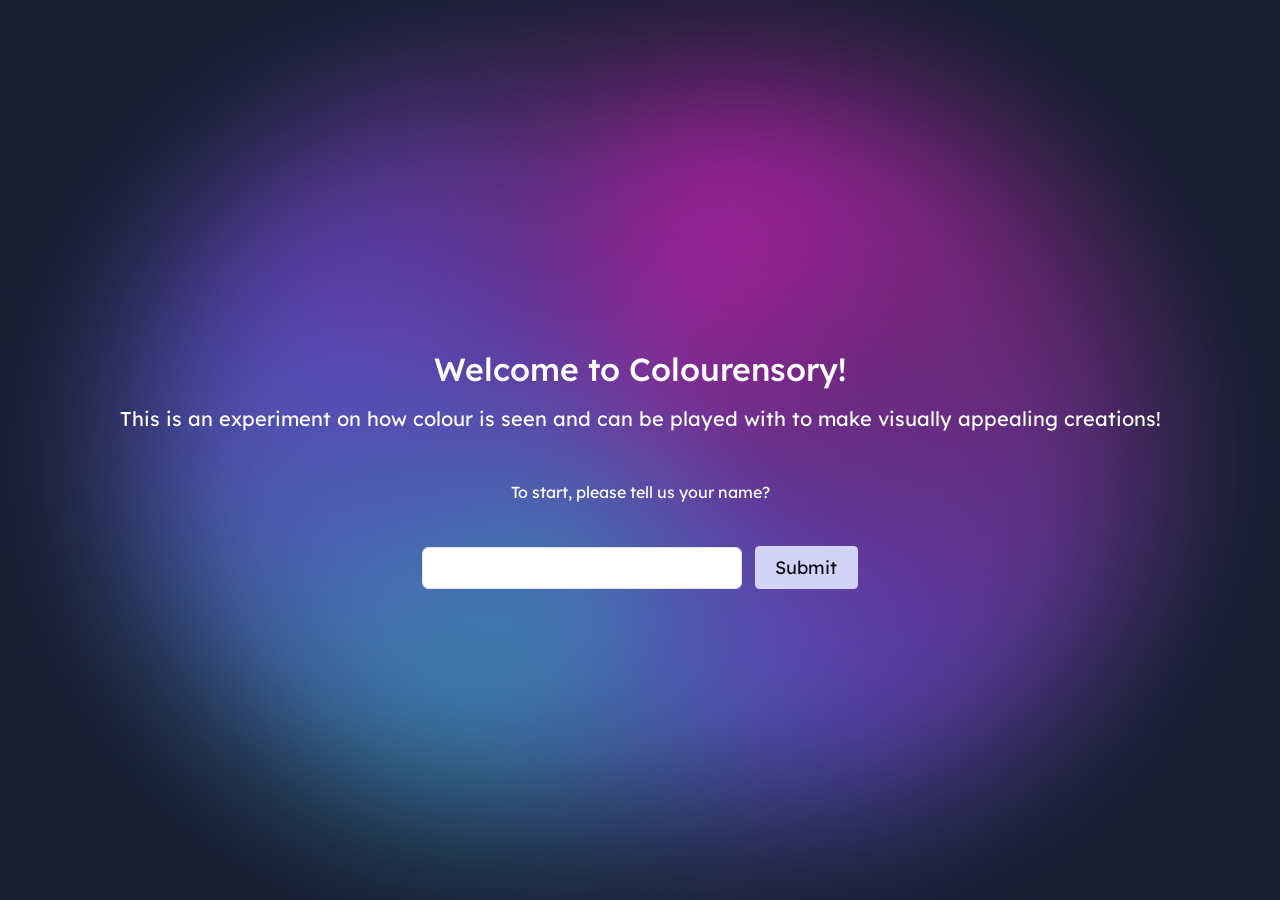
<file: Home/index.html>
<!DOCTYPE html>
<html lang="en">
    <head>
        <meta charset="UTF-8" >
        <meta name="viewport" content="width=device-width, initial-scale=1">
        <title>Colourensory</title>
        <!--Link your stylesheet here-->
         <link href="https://cdn.jsdelivr.net/npm/bootstrap@5.0.2/dist/css/bootstrap.min.css" rel="stylesheet" integrity="sha384-EVSTQN3/azprG1Anm3QDgpJLIm9Nao0Yz1ztcQTwFspd3yD65VohhpuuCOmLASjC" crossorigin="anonymous">
        <link href="../styles.css" type="text/css" rel="stylesheet">
        <link href="homeStyles.css" type="text/css" rel="stylesheet">
        <link rel="preconnect" href="https://fonts.googleapis.com">
    <link rel="preconnect" href="https://fonts.gstatic.com" crossorigin>
    <link href="https://fonts.googleapis.com/css2?family=Crimson+Pro:ital,wght@0,200..900;1,200..900&family=Lexend:wght@100..900&display=swap" rel="stylesheet">
   
     <script src="https://cdn.jsdelivr.net/npm/bootstrap@5.0.2/dist/js/bootstrap.bundle.min.js" integrity="sha384-MrcW6ZMFYlzcLA8Nl+NtUVF0sA7MsXsP1UyJoMp4YLEuNSfAP+JcXn/tWtIaxVXM" crossorigin="anonymous"></script>
    
    <script src="../libraries/p5/p5.min.js"></script>
    <script src="../libraries/iro.min.js"></script>
    </head>
    <!--header>
        <nav>
            <p id="nav-title">Colourensory</p>
            <ul class="nav-buttons">
                <li><a href="#">Home</a>
                </li>
                <li><a href = "../Play/play.html">Play</a>
                </li>
                <li><a href="../Saved/saved.html">Saved Experiments</a>
                </li>

            </ul>
        </nav>
    </header-->
    <body>
        <!--Youtube tutorial: https://www.youtube.com/watch?v=DuQwzF6NPp8-->
        <div class="gradient-outer-container">
            <div class="gradient-inner-container">
                <div class="gradient-bg"></div>
            </div>
        </div>
        <main>
            <section id = "hello-section">
                <div>
                <h1 id="hello">Hello</h1>
                </div>
                
            </section>
            
            <section >
                <div id="welcome">
                    <h2 class="section-heading">Welcome to Colourensory!</h2>
                    <p class="section-explanation" id="welcome-explanation">This is an experiment on how colour is seen and can be played with to make visually appealing creations!</p>
                    <br>
                </div>
            
            </section>
            
        
            <section id="first-time-user">
                <label id="name-label" for="name-input">To start, please tell us your name?</label>
                <br>
                <div id="name-input-container" class = "container">
                    <input name="name" id="name-input" class="form-control" type="text" value="">
                    
                    <button name="name-submit" id="submit-name-button" class="btn btn-secondary normal-buttons-dark-bg" type="button">Submit</button>
                </div>
            </section>
        </main>
        

        <!--section id="welcome-back-user">
                <label id="get-started-label" for="get-started"></label>
            <button name="get-started" id="get-started-button" class="btn btn-primary cta-buttons" type="button">Get Started</button>
        </section-->
        
        

        <script src="../dataManagement.js"></script> 
        <script src="../main.js"></script>
        <script src="home.js"></script>
    </body>
</html>
</file>
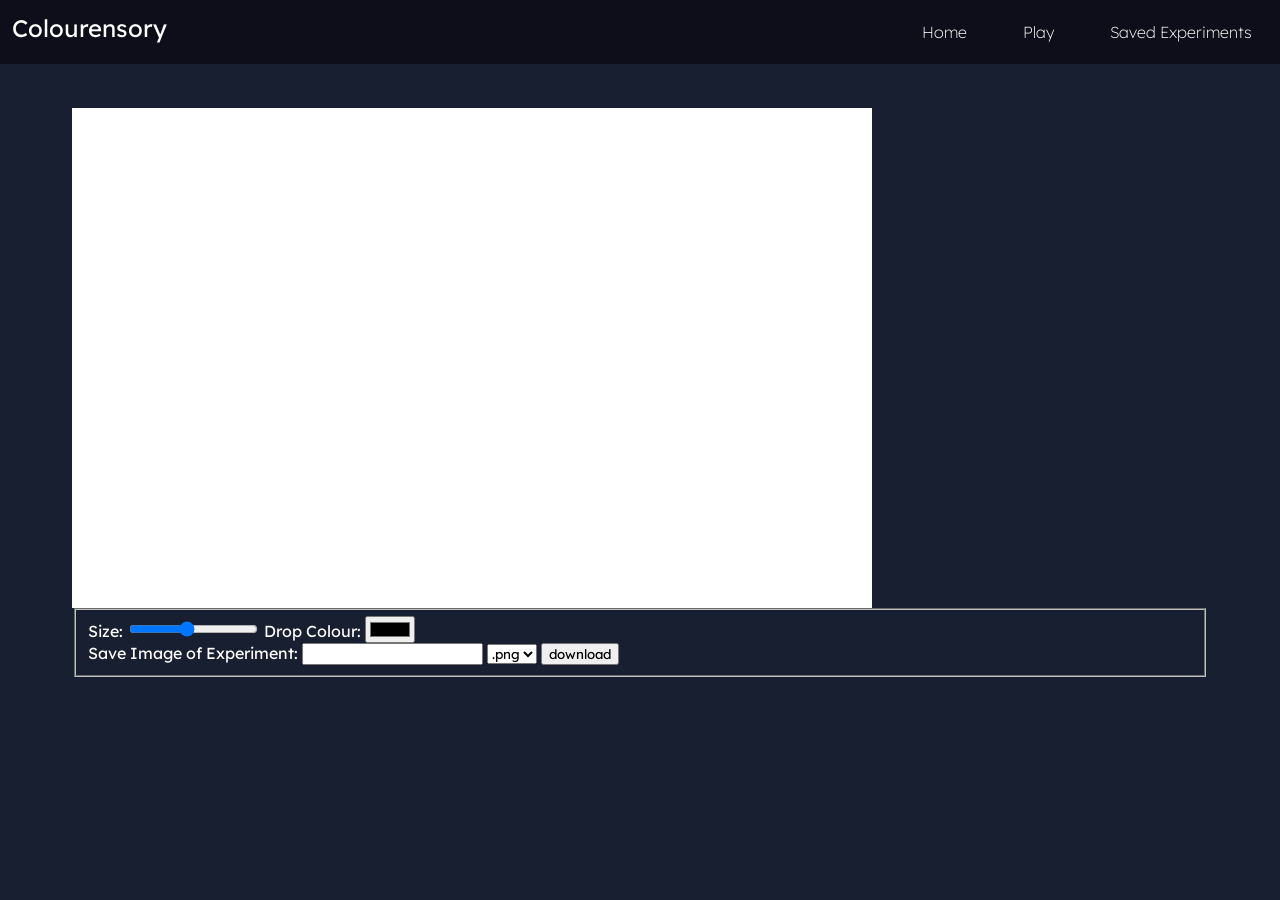
<file: play.html>
<!DOCTYPE html>
<html lang="en">
    <head>
        <meta charset="UTF-8" >
        <title>Colourensory</title>
        <!--Link your stylesheet here-->
        <link href="styles.css" type="text/css" rel="stylesheet">
        <link rel="preconnect" href="https://fonts.googleapis.com">
    <link rel="preconnect" href="https://fonts.gstatic.com" crossorigin>
    <link href="https://fonts.googleapis.com/css2?family=Crimson+Pro:ital,wght@0,200..900;1,200..900&family=Lexend:wght@100..900&display=swap" rel="stylesheet">
     <script src="p5\p5.min.js"></script>
    </head>
    <header>
        <nav>
            <p id="nav-title">Colourensory</p>
            <ul class="nav-buttons">
                <li><a href="index.html">Home</a>
                </li>
                <li><a href = "play.html">Play</a>
                </li>
                <li><a href="saved.html">Saved Experiments</a>
                </li>

            </ul>
        </nav>
    </header>
    <body>
        <main id="marble-experiment" class="experiments">
            <section id = "canvas-container">
                <canvas id="marble-canvas" width="600px" height="400px"></canvas>
            </section>
            
            <aside id="custom-brush-container">
                <fieldset id="custom-brush-fields">
                    <label for="brush-slider">Size:</label>
                    <input name="slider" id="brush-slider" type="range" min="10" max="100" value="50">
                    <label for="brush-colour">Drop Colour:</label>
                    <input name="colour" id="brush-colour" type="color"> <br>
                    <label for="download-canvas-filename">Save Image of Experiment:</label>
                    <input name="download-canvas" id="download-canvas-filename" type="text" value="">
                    
                    <select name="download-canvas-filetype" id="download-canvas-filetype">
                        <option value="png" >.png</option>
                        <option value="jpg" >.jpg</option>
                    </select>
                    <input name="download-canvas" id="download-canvas-button" type="button" value="download">

                </fieldset>

            </aside>
        </main>
        
        <script src="marbleSketch.js"></script>
    </body>
</html>
</file>
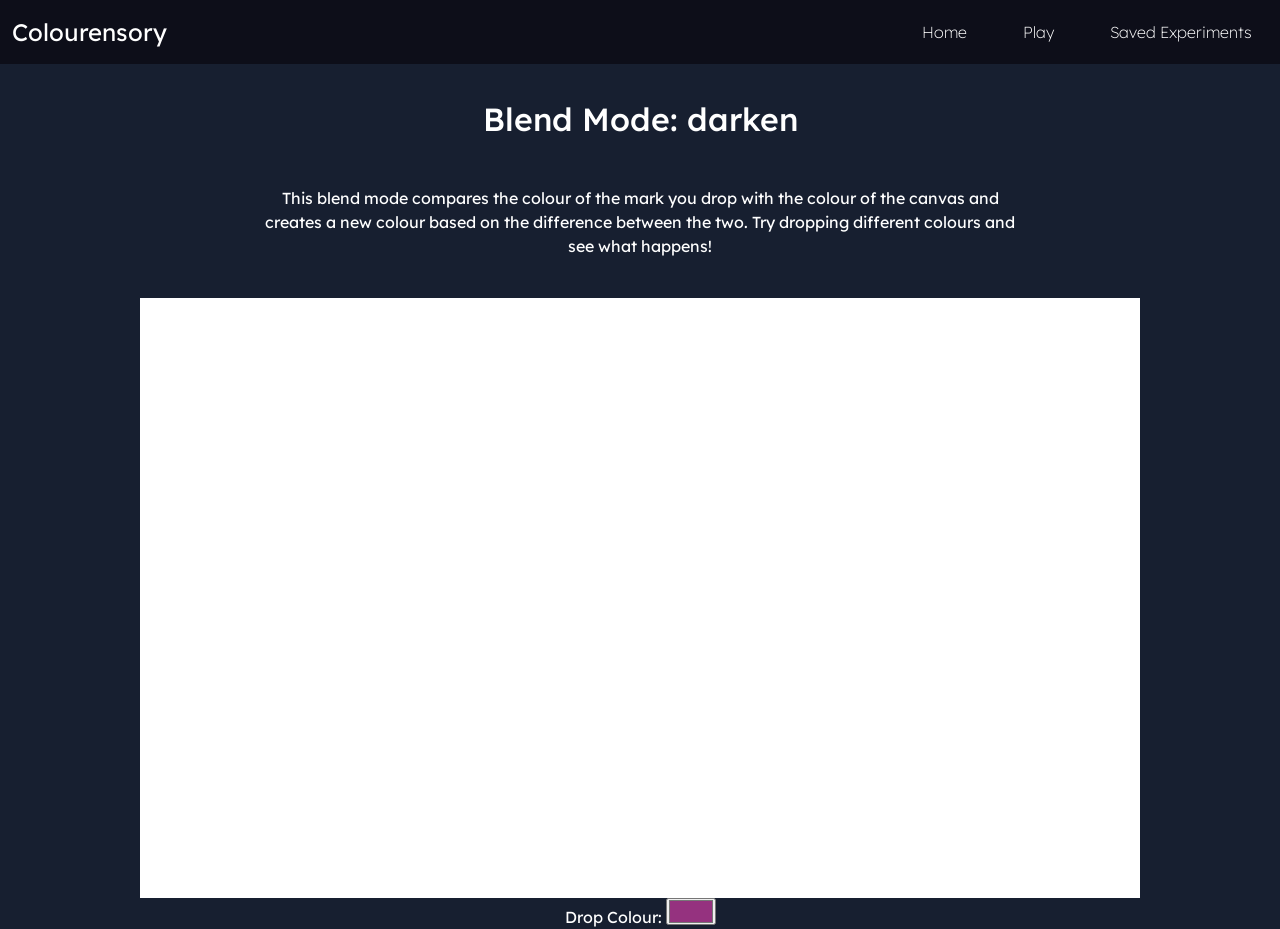
<file: BlendModes/blend.html>
<!DOCTYPE html>
<html lang="en">
    <head>
        <meta charset="UTF-8" >
        <title>Colourensory</title>
        <!--Link your stylesheet here-->
         <link href="https://cdn.jsdelivr.net/npm/bootstrap@5.0.2/dist/css/bootstrap.min.css" rel="stylesheet" integrity="sha384-EVSTQN3/azprG1Anm3QDgpJLIm9Nao0Yz1ztcQTwFspd3yD65VohhpuuCOmLASjC" crossorigin="anonymous">
   
        <link href="../styles.css" type="text/css" rel="stylesheet">
        <link href="blendStyles.css" type="text/css" rel="stylesheet">
        <link rel="preconnect" href="https://fonts.googleapis.com">
    <link rel="preconnect" href="https://fonts.gstatic.com" crossorigin>
    <link href="https://fonts.googleapis.com/css2?family=Crimson+Pro:ital,wght@0,200..900;1,200..900&family=Lexend:wght@100..900&display=swap" rel="stylesheet">
     <script src="https://cdn.jsdelivr.net/npm/bootstrap@5.0.2/dist/js/bootstrap.bundle.min.js" integrity="sha384-MrcW6ZMFYlzcLA8Nl+NtUVF0sA7MsXsP1UyJoMp4YLEuNSfAP+JcXn/tWtIaxVXM" crossorigin="anonymous"></script>
     <script src="../libraries/p5/p5.min.js"></script>
     <script src="../libraries/iro.min.js"></script>
    </head>
    <header>
        <nav>
            <p id="nav-title">Colourensory</p>
            <ul class="nav-buttons">
                <li><a href="../Home/index.html">Home</a>
                </li>
                <li><a href = "../Play/play.html">Play</a>
                </li>
                <li><a href="../Saved/saved.html">Saved Experiments</a>
                </li>

            </ul>
        </nav>
    </header>
    <body>
        <main id="blend-experiment" class="experiments">
            <section id = "blend-instructions">
                <h2 id="blend-mode">Blend Mode: </h2>
                <br>
                <p>This blend mode compares the colour of the mark you drop with the colour of the canvas and creates a new colour based on the difference between the two. Try dropping different colours and see what happens!</p>
                
            </section>
            <br>
                
            <section id = "canvas-container">
                <canvas id="blend-canvas" width="600px" height="400px"></canvas>
            </section>
            
            <section id="custom-brush-container">
                <fieldset id="custom-brush-fields">
                   
                    <label for="brush-colour">Drop Colour:</label>
                    <input name="colour" id="brush-colour" type="color" value="#95327f"> <br>
                    <!--label for="download-canvas-filename">Download Image of Experiment:</label>
                    <input name="download-canvas" id="download-canvas-filename" type="text" value="">
                    
                    <select name="download-canvas-filetype" id="download-canvas-filetype">
                        <option value="png" >.png</option>
                        <option value="jpg" >.jpg</option>
                    </select>
                    <input name="download-canvas" id="download-canvas-button" type="button" value="Download">
                    <label for="save-canvas-button">Save Experiment:</label>
                    <input name="save-canvas" id="save-canvas-button" type="button" value="Save"__>-->
                </fieldset>

            </section>
        </main>
        <!--script src="../dataManagement.js"></script>
        <script src="../main.js"></script-->
        <script src="blend.js"></script>
    </body>
</html>
</file>
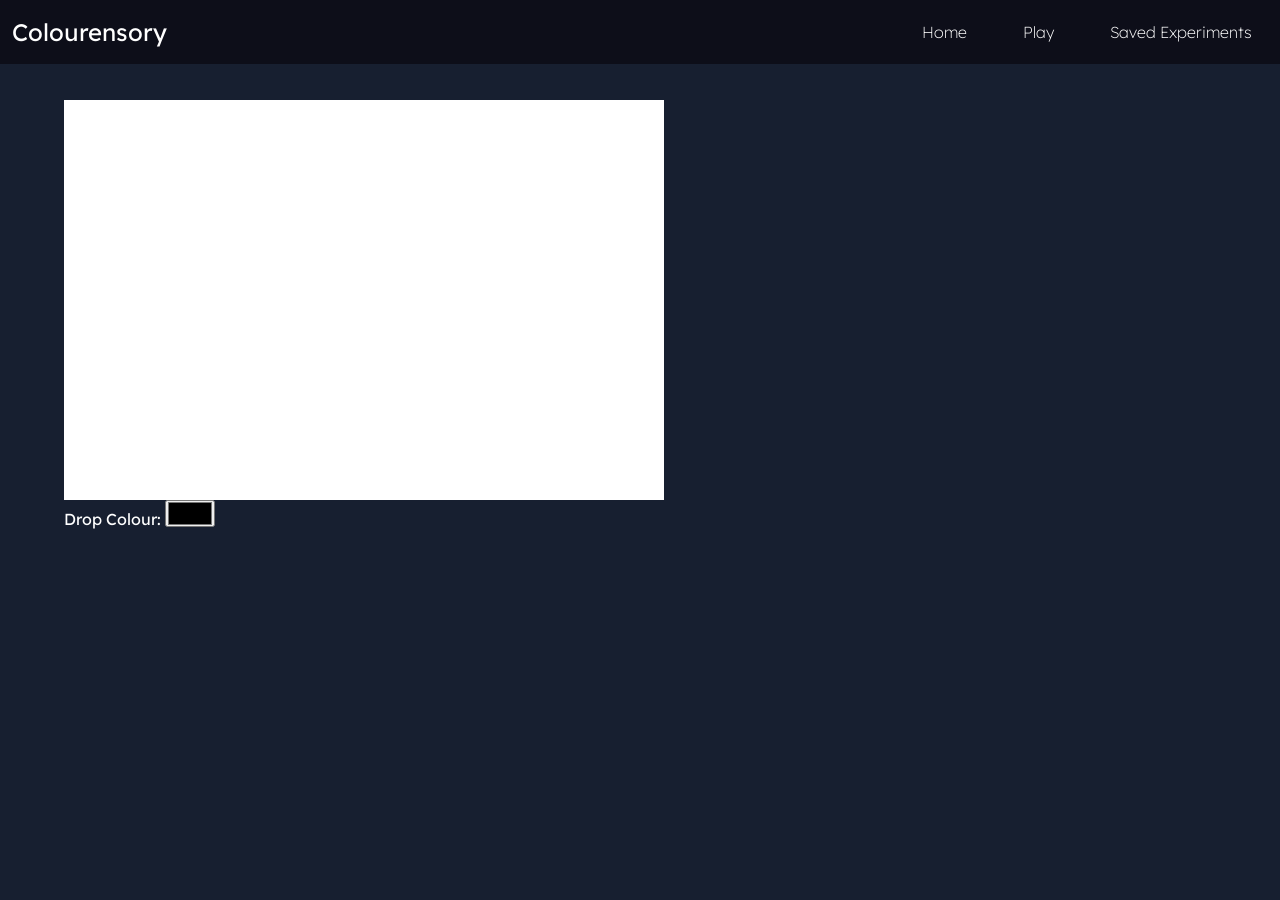
<file: BlendModes/blendPlay.html>
<!DOCTYPE html>
<html lang="en">
    <head>
        <meta charset="UTF-8" >
        <title>Colourensory</title>
        <!--Link your stylesheet here-->
         <link href="https://cdn.jsdelivr.net/npm/bootstrap@5.0.2/dist/css/bootstrap.min.css" rel="stylesheet" integrity="sha384-EVSTQN3/azprG1Anm3QDgpJLIm9Nao0Yz1ztcQTwFspd3yD65VohhpuuCOmLASjC" crossorigin="anonymous">
        <link href="../styles.css" type="text/css" rel="stylesheet">
        <link rel="preconnect" href="https://fonts.googleapis.com">
    <link rel="preconnect" href="https://fonts.gstatic.com" crossorigin>
    <link href="https://fonts.googleapis.com/css2?family=Crimson+Pro:ital,wght@0,200..900;1,200..900&family=Lexend:wght@100..900&display=swap" rel="stylesheet">
    <script src="https://cdn.jsdelivr.net/npm/bootstrap@5.0.2/dist/js/bootstrap.bundle.min.js" integrity="sha384-MrcW6ZMFYlzcLA8Nl+NtUVF0sA7MsXsP1UyJoMp4YLEuNSfAP+JcXn/tWtIaxVXM" crossorigin="anonymous"></script>
     <script src="../libraries/p5/p5.min.js"></script>
      <script src="../libraries/iro.min.js"></script>
    </head>
    <header>
        <nav>
            <p id="nav-title">Colourensory</p>
            <ul class="nav-buttons">
                <li><a href="../Home/index.html">Home</a>
                </li>
                <li><a href = "../Play/play.html">Play</a>
                </li>
                <li><a href="../Saved/saved.html">Saved Experiments</a>
                </li>

            </ul>
        </nav>
    </header>
    <body>
        <main id="blend-experiment" class="experiments">
            <section id = "canvas-container">
                <canvas id="blend-canvas" width="600px" height="400px"></canvas>
            </section>
            
            <aside id="custom-brush-container">
                <fieldset id="custom-brush-fields">
                   
                    <label for="brush-colour">Drop Colour:</label>
                    <input name="colour" id="brush-colour" type="color"> <br>
                    <!--label for="download-canvas-filename">Download Image of Experiment:</label>
                    <input name="download-canvas" id="download-canvas-filename" type="text" value="">
                    
                    <select name="download-canvas-filetype" id="download-canvas-filetype">
                        <option value="png" >.png</option>
                        <option value="jpg" >.jpg</option>
                    </select>
                    <input name="download-canvas" id="download-canvas-button" type="button" value="Download">
                    <label for="save-canvas-button">Save Experiment:</label>
                    <input name="save-canvas" id="save-canvas-button" type="button" value="Save"__>-->
                </fieldset>

            </aside>
        </main>
        <!--script src="../dataManagement.js"></script>
        <script src="../main.js"></script-->
        <script src="blendSketch.js"></script>
    </body>
</html>
</file>
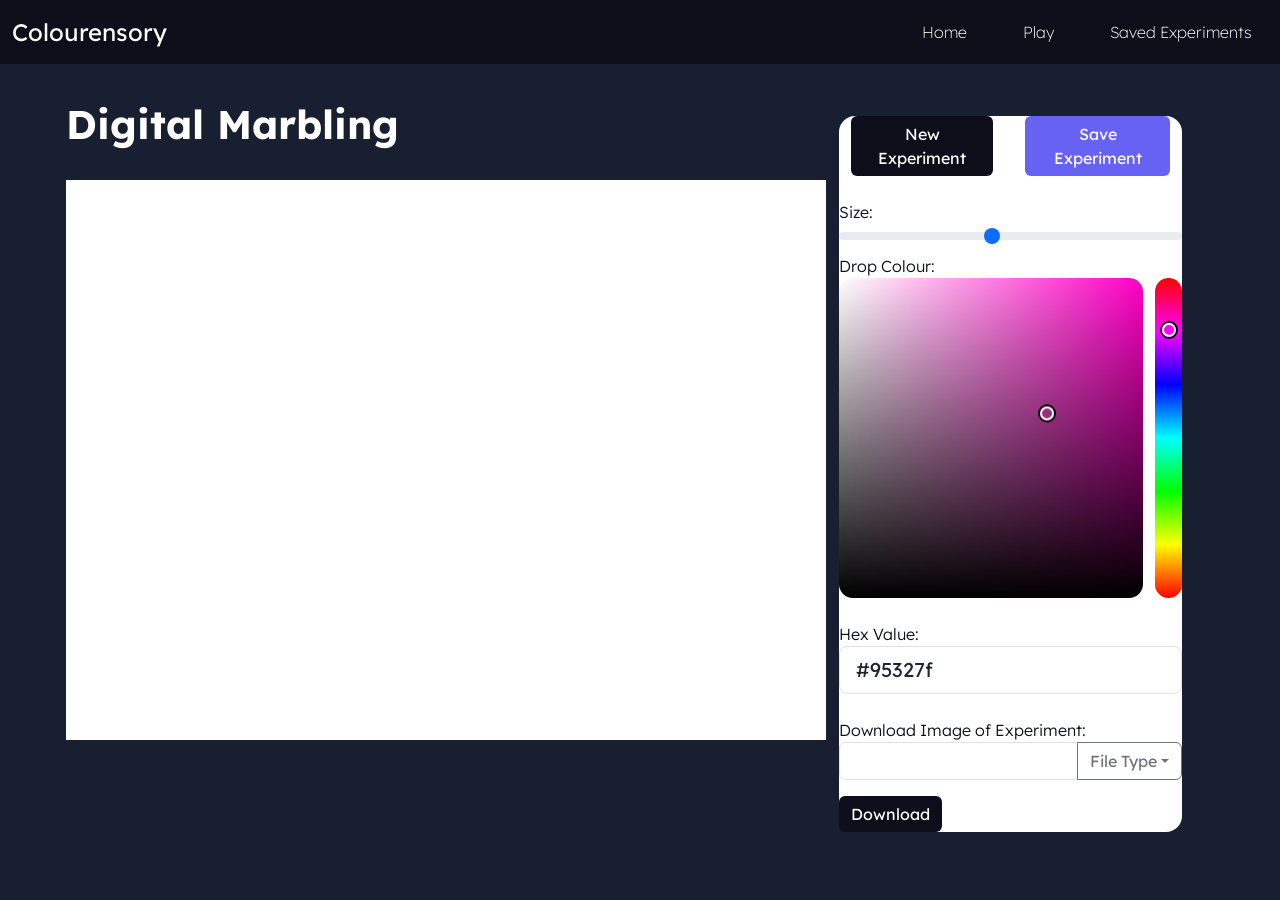
<file: Play/marble.html>
<!DOCTYPE html>
<html lang="en">
    <head>
        <meta charset="UTF-8" >
        <meta name="viewport" content="width=device-width, initial-scale=1">
        <title>Colourensory</title>
        <!--Link your stylesheet here-->
        <link href="https://cdn.jsdelivr.net/npm/bootstrap@5.0.2/dist/css/bootstrap.min.css" rel="stylesheet" integrity="sha384-EVSTQN3/azprG1Anm3QDgpJLIm9Nao0Yz1ztcQTwFspd3yD65VohhpuuCOmLASjC" crossorigin="anonymous">
        <link href="../styles.css" type="text/css" rel="stylesheet">
        <link href="play.css" type="text/css" rel="stylesheet">
        <link rel="preconnect" href="https://fonts.googleapis.com">
    <link rel="preconnect" href="https://fonts.gstatic.com" crossorigin>
    <link href="https://fonts.googleapis.com/css2?family=Crimson+Pro:ital,wght@0,200..900;1,200..900&family=Lexend:wght@100..900&display=swap" rel="stylesheet">
     <script src="https://cdn.jsdelivr.net/npm/bootstrap@5.0.2/dist/js/bootstrap.bundle.min.js" integrity="sha384-MrcW6ZMFYlzcLA8Nl+NtUVF0sA7MsXsP1UyJoMp4YLEuNSfAP+JcXn/tWtIaxVXM" crossorigin="anonymous"></script>
     
    <script src="../libraries/p5/p5.min.js"></script>
      <script src="../libraries/iro.min.js"></script>
    </head>
    <header>
        <nav class="fixed-top">
            <p id="nav-title">Colourensory</p>
            <ul class="nav-buttons">
                <li><a href="../Home/index.html">Home</a>
                </li>
                <li><a href = "play.html">Play</a>
                </li>
                <li><a href="../Saved/saved.html">Saved Experiments</a>
                </li>

            </ul>
        </nav>
    </header>
    <body>
        <main id="marble-experiment" class="experiments">
            <div class="row g-1 container">
                <div class="col-md-7">
                    <section id = "canvas-container">
                        <h1 id="marble-canvas-heading">Digital Marbling</h1>
                        <canvas id="marble-canvas"></canvas>
                    </section>
                </div>
                <div class="col-md-1"></div>
                <div class="col-md-4">
                    <aside id="custom-brush-container">

                        <div id="custom-brush-card" class="card-body card-white-text-colour fieldset-card">

                            <fieldset id="custom-brush-fields">
                                <div id="canvas-button-container" class="container">
                                    <button name="new-canvas" id="new-canvas-button" class="btn btn-secondary normal-buttons-white-bg" type="button">New Experiment</button>
                                    <button name="save-canvas" id="save-canvas-button" class="btn btn-primary cta-buttons" type="button">Save Experiment</button>
                                </div>
                                
                                <br>
                                <label for="brush-slider" >Size:</label><br>
                                <input name="slider" id="brush-slider" class="form-range" type="range" min="10" max="100" value="50"><br>
                                <label for="brush-colour">Drop Colour:</label>
                                
                                <div id="brush-colour" type="color"></div> <br>
                                <label for="colour-hex-value">Hex Value:</label>
                                <input name="colour" id="colour-hex-value" class="form-control form-control-lg " type="text" value="#000000"><br>
                                
                                <label for="download-canvas-filename">Download Image of Experiment:</label><br>
                                <div class="input-group mb-3">
                                <input type="text" class="form-control">
                                <button class="btn btn-outline-secondary dropdown-toggle" type="button" data-bs-toggle="dropdown" aria-expanded="false">File Type</button>
                                <ul class="dropdown-menu dropdown-menu-end" aria-label="Dropdown for the image filetype to download">
                                    <li><a class="dropdown-item" href="#">.jpg</a></li>
                                
                                    <li><a class="dropdown-item" href="#">.png</a></li>
                                    
                                </ul>
                                
                                </div>
                                <input name="download-canvas" id="download-canvas-button" class="btn btn-primary normal-buttons-white-bg" type="button" value="Download">
                                <!--input name="download-canvas" id="download-canvas-filename" type="text" value="">
                                
                                <select name="download-canvas-filetype" id="download-canvas-filetype">
                                    <option value="jpg" >.jpg</option>
                                    <option value="png" >.png</option>
                                    
                                </select-->
                                
                            </fieldset>
                        </div>
                        
                    </aside> 
                </div>
            </div>
            
        </main>
        <script src="../dataManagement.js"></script>
        <script src="../main.js"></script>
        <script src="marbleSketch.js"></script>
    </body>
</html>
</file>
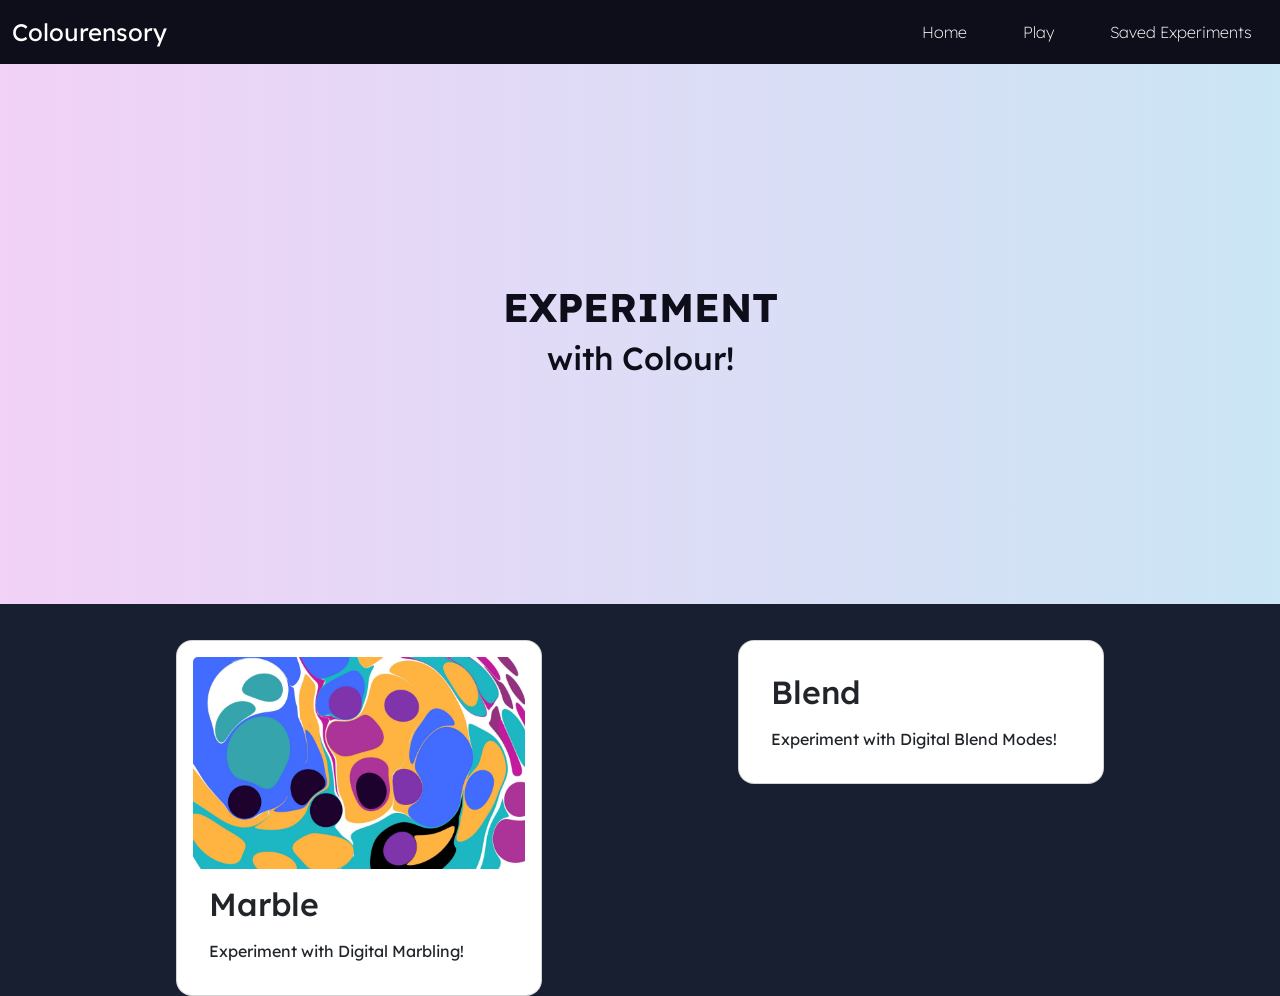
<file: Play/play.html>
<!DOCTYPE html>
<html lang="en">
    <head>
        <meta charset="UTF-8">
        <meta name="viewport" content="width=device-width, initial-scale=1">
        <title>Colourensory</title>
        <!--Link your stylesheet here-->
        <link href="https://cdn.jsdelivr.net/npm/bootstrap@5.0.2/dist/css/bootstrap.min.css" rel="stylesheet" integrity="sha384-EVSTQN3/azprG1Anm3QDgpJLIm9Nao0Yz1ztcQTwFspd3yD65VohhpuuCOmLASjC" crossorigin="anonymous">
        <link href="../styles.css" type="text/css" rel="stylesheet">
        <link href="play.css" type="text/css" rel="stylesheet">
        
        <link rel="preconnect" href="https://fonts.googleapis.com">
    <link rel="preconnect" href="https://fonts.gstatic.com" crossorigin>
    <link href="https://fonts.googleapis.com/css2?family=Crimson+Pro:ital,wght@0,200..900;1,200..900&family=Lexend:wght@100..900&display=swap" rel="stylesheet">
     <script src="https://cdn.jsdelivr.net/npm/bootstrap@5.0.2/dist/js/bootstrap.bundle.min.js" integrity="sha384-MrcW6ZMFYlzcLA8Nl+NtUVF0sA7MsXsP1UyJoMp4YLEuNSfAP+JcXn/tWtIaxVXM" crossorigin="anonymous"></script>
     
    <script src="../libraries/p5/p5.min.js"></script>
      <script src="../libraries/iro.min.js"></script>
    </head>
    <header>
        <nav class="fixed-top">
            <p id="nav-title">Colourensory</p>
            <ul class="nav-buttons">
                <li><a href="../../Home/index.html">Home</a>
                </li>
                <li><a href = "../Play/play.html">Play</a>
                </li>
                <li><a href="../../Saved/saved.html">Saved Experiments</a>
                </li>

            </ul>
        </nav>
    </header>
    <body>
        <section id="play-hero" class="container-fluid hero">
                <h1 id="play-hero-title">EXPERIMENT</h1>
                <h2 id="play-hero-subtitle">with Colour!</h2>
            </section>
        <main>
            
            <section class="container ">
                <div class="row g-2 justify-content-center">
                    <div class="col-md-4">
                        <!--This code is based upon an example from the Bootstrap Card CSS Tutorial
                        Author: Bootstrap
                        Location: https://www.w3schools.com/html/html_comments.asp
                        Accessed: 07/05/2026-->
                        <a href="marble.html" class="btn card play-btn-card" id="marble-btn-card">
                            <img src="playCardImages/marbleImg.jpg" class="card-img-top" alt="marble">
                            <div class="card-body">
                                <h5 class="card-title play-btn-card-title">Marble</h5>
                                <p class="card-text">Experiment with Digital Marbling!</p>
                            </div>
                        </a>
                    </div>  
                    <div class="col-md-2"></div>
                    <div class="col-md-4" >
                        <a href="BlendModes/blend.html" class="btn card play-btn-card" id="blend-btn-card">
                            <!--img src="..." class="card-img-top" alt="..."-->
                            <div class="card-body">
                                <h5 class="card-title play-btn-card-title">Blend</h5>
                                <p class="card-text">Experiment with Digital Blend Modes!</p>
                            </div>
                        </a>
                    </div>    
                </div>
            </section>
            <script src="../dataManagement.js"></script>
            <script src="../main.js"></script>
        </main>
    </body>
</html>
</file>
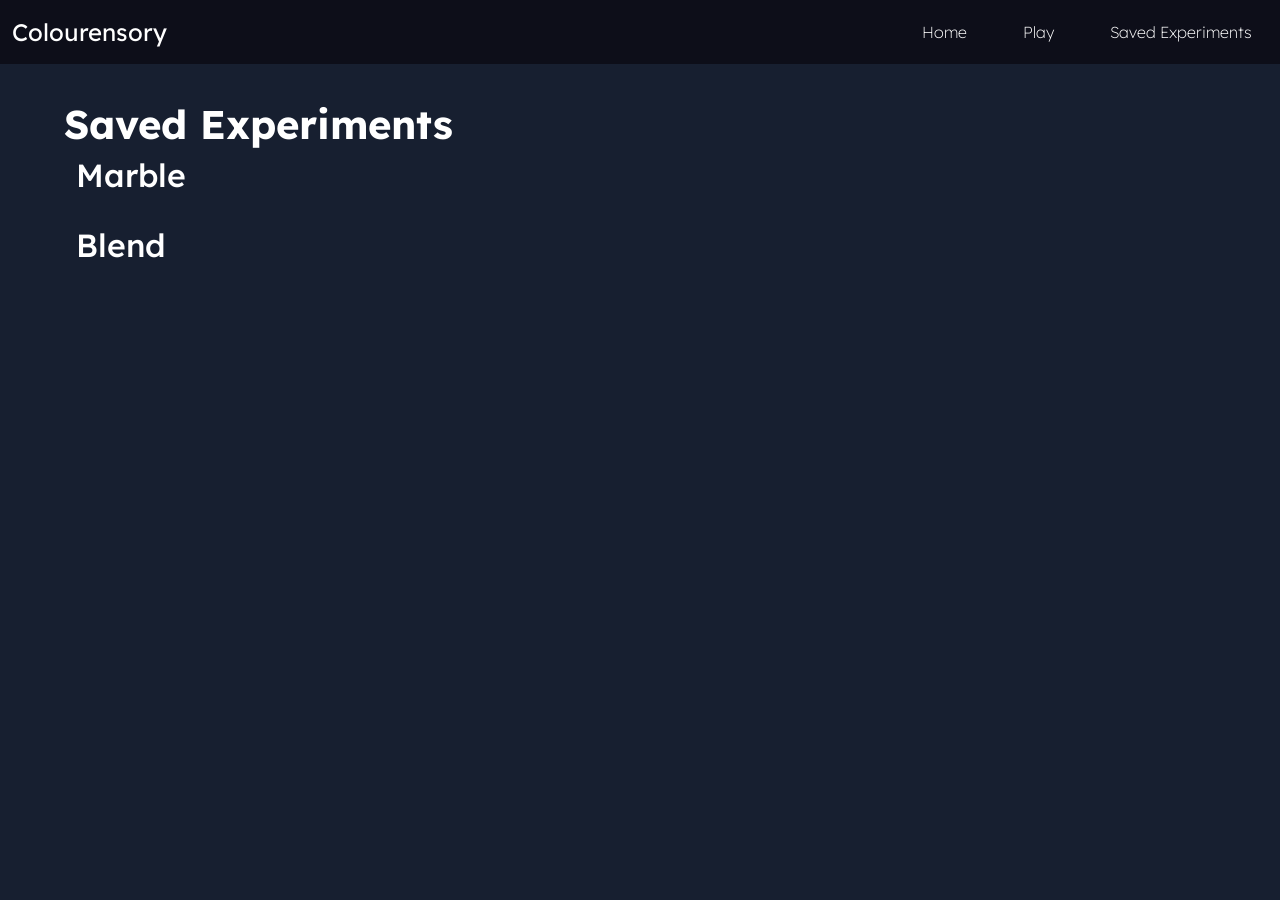
<file: Saved/saved.html>
<!DOCTYPE html>
<html lang="en">
    <head>
        <meta charset="UTF-8" >
        <meta name="viewport" content="width=device-width, initial-scale=1">
        <title>Colourensory</title>
        <!--Link your stylesheet here-->
         <link href="https://cdn.jsdelivr.net/npm/bootstrap@5.0.2/dist/css/bootstrap.min.css" rel="stylesheet" integrity="sha384-EVSTQN3/azprG1Anm3QDgpJLIm9Nao0Yz1ztcQTwFspd3yD65VohhpuuCOmLASjC" crossorigin="anonymous">
        <link href="../styles.css" type="text/css" rel="stylesheet">
        <link href="saved.css" type="text/css" rel="stylesheet">
        <link rel="preconnect" href="https://fonts.googleapis.com">
    <link rel="preconnect" href="https://fonts.gstatic.com" crossorigin>
    <link href="https://fonts.googleapis.com/css2?family=Crimson+Pro:ital,wght@0,200..900;1,200..900&family=Lexend:wght@100..900&display=swap" rel="stylesheet">
     <script src="https://cdn.jsdelivr.net/npm/bootstrap@5.0.2/dist/js/bootstrap.bundle.min.js" integrity="sha384-MrcW6ZMFYlzcLA8Nl+NtUVF0sA7MsXsP1UyJoMp4YLEuNSfAP+JcXn/tWtIaxVXM" crossorigin="anonymous"></script>
    
    <script src="../libraries/p5/p5.min.js"></script>
      <script src="../libraries/iro.min.js"></script>
    </head>
    <header>
        <nav class="fixed-top">
            <p id="nav-title">Colourensory</p>
            <ul class="nav-buttons">
                <li><a href="../Home/index.html">Home</a>
                </li>
                <li><a href = "../Play/play.html">Play</a>
                </li>
                <li><a href="../Saved/saved.html">Saved Experiments</a>
                </li>

            </ul>
        </nav>
    </header>
    <body>
        <main>
            <h1 id="save-title">Saved Experiments</h1>
            <section class="container-fluid" id="section-saved-marble">
                <h2>Marble</h2>
                <br>
                <!--div class="row">
                    <div class="col-xs-12 col-sm-6 col-md-4 col-lg-3">
                        <a href="BlendModes/blend.html" class="btn card play-btn-card card-saved-experiment" id="blend-btn-card">
                            <img src="../Play/playCardImages/marbleImg.jpg" class="card-img-top" alt="...">
                            <div class="card-body">
                                <h5 class="card-title play-btn-card-title">Marble Experiment</h5>
                                <p class="card-text">Last Saved: 2023-10-01 at 11:04</p>
                            </div>
                        </a>
                    </div>
                    <div class="col-xs-12 col-sm-6 col-md-4 col-lg-3">
                        <a href="BlendModes/blend.html" class="btn card play-btn-card">
                            <img src="../Play/playCardImages/marbleImg.jpg" class="card-img-top" alt="...">
                            <div class="card-body">
                                <h5 class="card-title play-btn-card-title">Marble Experiment</h5>
                                <p class="card-text">Last Saved: 2023-10-01 at 11:04</p>
                            </div>
                        </a>
                    </div>
                     <div class="col-xs-12 col-sm-6 col-md-4 col-lg-3">
                        <a href="BlendModes/blend.html" class="btn card play-btn-card">
                            <img src="../Play/playCardImages/marbleImg.jpg" class="card-img-top" alt="...">
                            <div class="card-body">
                                <h5 class="card-title play-btn-card-title">Marble Experiment</h5>
                                <p class="card-text">Last Saved: 2023-10-01 at 11:04</p>
                            </div>
                        </a>
                    </div>
                    <div class="col-xs-12 col-sm-6 col-md-4 col-lg-3">
                        <a href="BlendModes/blend.html" class="btn card play-btn-card">
                            <img src="..." class="card-img-top" alt="...">
                            <div class="card-body">
                                <h5 class="card-title play-btn-card-title">Marble Experiment</h5>
                            </div>
                        </a>
                    </div>
                        
                </div-->
            </section>

            
            <section class="container-fluid" id="section-saved-blend">
                <h2>Blend</h2>
                <br>
            </section>
            
        </main>
          <script src="../dataManagement.js"></script>
          <script src="../main.js"></script>
          <script src="saved.js"></script>
    </body>
</html>
</file>
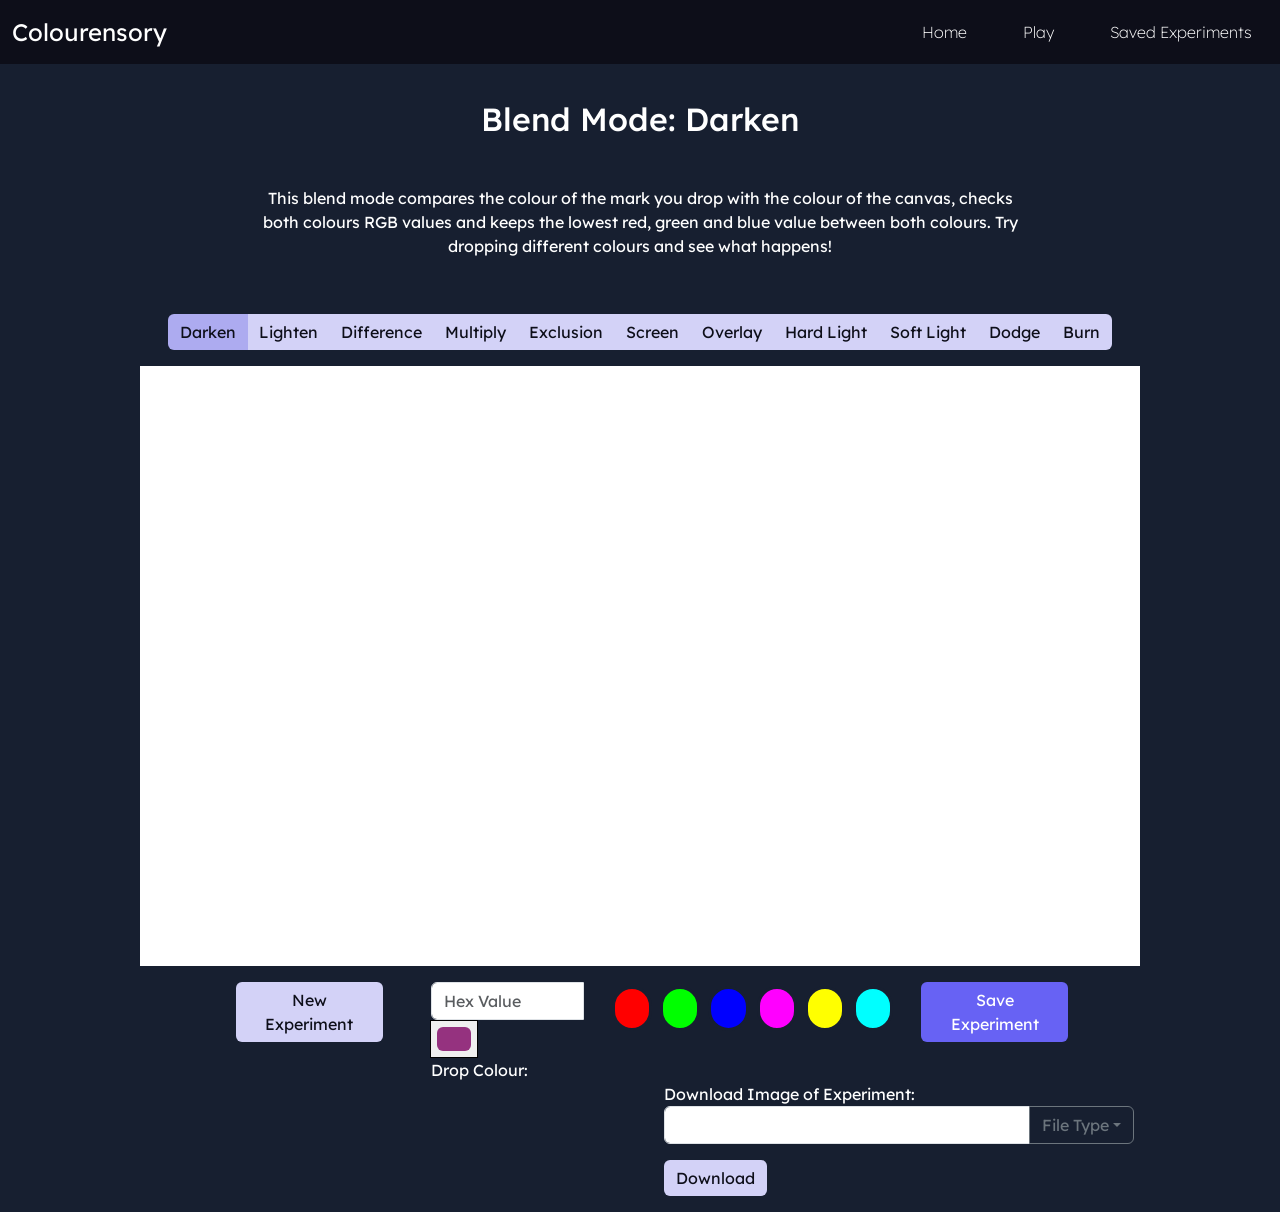
<file: Play/BlendModes/blend.html>
<!DOCTYPE html>
<html lang="en">
    <head>
        <meta charset="UTF-8" >
        <meta name="viewport" content="width=device-width, initial-scale=1">
        <title>Colourensory</title>
        <!--Link your stylesheet here-->
         <link href="https://cdn.jsdelivr.net/npm/bootstrap@5.0.2/dist/css/bootstrap.min.css" rel="stylesheet" integrity="sha384-EVSTQN3/azprG1Anm3QDgpJLIm9Nao0Yz1ztcQTwFspd3yD65VohhpuuCOmLASjC" crossorigin="anonymous">
   
        <link href="../../styles.css" type="text/css" rel="stylesheet">
        <link href="blendStyles.css" type="text/css" rel="stylesheet">
        <link rel="preconnect" href="https://fonts.googleapis.com">
    <link rel="preconnect" href="https://fonts.gstatic.com" crossorigin>
    <link href="https://fonts.googleapis.com/css2?family=Crimson+Pro:ital,wght@0,200..900;1,200..900&family=Lexend:wght@100..900&display=swap" rel="stylesheet">
     <script src="https://cdn.jsdelivr.net/npm/bootstrap@5.0.2/dist/js/bootstrap.bundle.min.js" integrity="sha384-MrcW6ZMFYlzcLA8Nl+NtUVF0sA7MsXsP1UyJoMp4YLEuNSfAP+JcXn/tWtIaxVXM" crossorigin="anonymous"></script>
     <script src="../../libraries/p5/p5.min.js"></script>
     <script src="../../libraries/iro.min.js"></script>
    </head>
    <header>
        <nav class="fixed-top">
            <p id="nav-title">Colourensory</p>
            <ul class="nav-buttons">
                <li><a href="../../Home/index.html">Home</a>
                </li>
                <li><a href = "../play.html">Play</a>
                </li>
                <li><a href="../../Saved/saved.html">Saved Experiments</a>
                </li>

            </ul>
        </nav>
    </header>
    <body>
        <main id="blend-experiment" class="experiments">
            <section id = "blend-instructions">
                <h2 id="blend-mode-heading">Blend Mode: </h2>
                <br>
                <p id="blend-mode-explanation">This blend mode compares the colour of the mark you drop with the colour of the canvas, checks both colours RGB values and keeps the lowest red, green and blue value between both colours. Try dropping different colours and see what happens!</p>
                
            </section>
            <br>

            <section id="blend-mode-container" class="btn-group-no-gap">
                <div id="blend-mode-select" class="btn-group" role="group" aria-label="Group of buttons to select the Blend Mode">
                <button type="button" class="btn btn-secondary normal-buttons-dark-bg btn-blend-mode button-start active" data-bs-toggle="button">Darken</button>
                <button type="button" class="btn btn-secondary normal-buttons-dark-bg btn-blend-mode button-middle" data-bs-toggle="button">Lighten</button>
                <button type="button" class="btn btn-secondary normal-buttons-dark-bg btn-blend-mode button-middle" data-bs-toggle="button">Difference</button>
                <button type="button" class="btn btn-secondary normal-buttons-dark-bg btn-blend-mode button-middle" data-bs-toggle="button">Multiply</button>
                <button type="button" class="btn btn-secondary normal-buttons-dark-bg btn-blend-mode button-middle" data-bs-toggle="button">Exclusion</button>
                <button type="button" class="btn btn-secondary normal-buttons-dark-bg btn-blend-mode button-middle" data-bs-toggle="button">Screen</button>
                <button type="button" class="btn btn-secondary normal-buttons-dark-bg btn-blend-mode button-middle" data-bs-toggle="button">Overlay</button>
                <button type="button" class="btn btn-secondary normal-buttons-dark-bg btn-blend-mode button-middle" data-bs-toggle="button">Hard Light</button>
                <button type="button" class="btn btn-secondary normal-buttons-dark-bg btn-blend-mode button-middle" data-bs-toggle="button">Soft Light</button>
                <button type="button" class="btn btn-secondary normal-buttons-dark-bg btn-blend-mode button-middle" data-bs-toggle="button">Dodge</button>
                <button type="button" class="btn btn-secondary normal-buttons-dark-bg btn-blend-mode button-end" data-bs-toggle="button">Burn</button>
            </div>
            </section>
                
            <section id = "canvas-container">
                <canvas id="blend-canvas" width="600px" height="400px"></canvas>
            </section>
            
            <section  id="custom-brush-container" class="container">
                <fieldset id="custom-brush-fields">
                    
                        <div class="row w-100 justify-content-center">
                            <!--div class="col-1"></div-->
                            <div class="col-2">
                                <button name="new-canvas" id="new-canvas-button" class="btn btn-secondary normal-buttons-dark-bg" type="button">New Experiment</button>
                            </div>
                           
                            

                            <div class="btn-group col-6 justify-content-center" id="colour-buttons">
                                <div class="blend-field align-self-start" id="colour-picker-container">
                                    <div class="input-group">
                                        <input type="text" class="form-control" id="blend-colour-hex-input" placeholder="Hex Value" aria-label="Hex Value input field for the colour to drop">
                                        <input name="colour" class="form-control-color" id="brush-colour" type="color" value="#95327f">
                                    </div>
                                
                                
                                <label for="brush-colour">Drop Colour:</label>
                                </div>
                                <div class="colour-swatch blend-field" id="swatch-red"></div>
                                <div class="colour-swatch blend-field" id="swatch-green"></div>
                                <div class="colour-swatch blend-field" id="swatch-blue"></div>
                                <div class="colour-swatch blend-field" id="swatch-magenta"></div>
                                <div class="colour-swatch blend-field" id="swatch-yellow"></div>
                                <div class="colour-swatch blend-field" id="swatch-cyan"></div>
                            </div>
                            
                            <div class="col-2">
                                <button name="save-canvas" id="save-canvas-button" class="btn btn-primary cta-buttons " type="button">Save Experiment</button><br>
                            </div>
                            <!--div class="col-1"></div-->
                        
                        </div>
                   <br>
                    <div class="row w-100 justify-content-end">
                        <div class="col-6 justify-content-end" id="download-blend-canvas">
                             <label for="download-canvas-filename">Download Image of Experiment:</label><br>
                                <div class="input-group mb-3 w-60">
                                <input type="text" class="form-control">
                                <button class="btn btn-outline-secondary dropdown-toggle" type="button" data-bs-toggle="dropdown" aria-expanded="false">File Type</button>
                                <ul class="dropdown-menu dropdown-menu-end" aria-label="Dropdown for the image filetype to download">
                                    <li><a class="dropdown-item" href="#">.jpg</a></li>
                                
                                    <li><a class="dropdown-item" href="#">.png</a></li>
                                    
                                </ul>
                                
                                </div>
                                <input name="download-canvas" id="download-canvas-button" class="btn btn-secondary normal-buttons-dark-bg" type="button" value="Download">
                            
                        </div>    
                    </div>
                    
                   
                    
                                
                    <!--label for="download-canvas-filename">Download Image of Experiment:</label>
                    <input name="download-canvas" id="download-canvas-filename" type="text" value="">
                    
                    <select name="download-canvas-filetype" id="download-canvas-filetype">
                        <option value="png" >.png</option>
                        <option value="jpg" >.jpg</option>
                    </select>
                    <input name="download-canvas" id="download-canvas-button" type="button" value="Download">
                    <label for="save-canvas-button">Save Experiment:</label>
                    <input name="save-canvas" id="save-canvas-button" type="button" value="Save"__>-->
                </fieldset>

            </section>
        </main>
        <script src="../../dataManagement.js"></script>
        <script src="../../main.js"></script>
        <script src="blend.js"></script>
    </body>
</html>
</file>
<file: styles.css>
*{
   
    font-family: Lexend, "Segoe UI", Arial, Helvetica, sans-serif;
}

nav{
    
    background-color:#0D0E19; /*#1A1B21;*/
    position: fixed;
    top:0;
    left:0;
    width: 100%;
    height: 64px;
    display: flex;
    align-items: center;
}

a:link{
    text-decoration: none;
}


body
{
    padding-top: 64px;
    background-color: #171F30;
    color: #ffffff;
   
}

main{

    padding-top: 4vh;
    background-color: #171F30;
    margin-left: 5vw;
    margin-right:5vw;
    display: flex;
    flex-direction: column;
}

h1{
    font-size: 2.5em;
    font-weight: 700;
}



p{
    margin-top: 1rem;
}

ul{
    margin-top: 1rem;
}

button{
    border-radius: 5em;
}

#nav-title{
    font-size:1.5em;
    padding-left: 0.5em;
    
    
}
.nav-buttons{
    display: flex;
    flex-direction: row;
    list-style: none;
    justify-content: flex-end;
    margin-left: auto;
   font-weight: 200;
    
    
}

.nav-buttons li{
    margin:12px;
    padding:16px;
    
}   

.nav-buttons a{
    color: #fff;
    

}

.hero{
    width:100%;
    height:60vh;
    
    background-image: linear-gradient(to right, #F2D2F7,#DEDCF6,#CBE6F5) !important;
    color:#0D0E19;
    justify-content: center;
    align-items: center;
}

   

.btn-primary,.btn-secondary{
    border: none;
    outline:none;
}

.btn-primary{
    background-color:#6762f4;
    color:#ffffff;
}

.btn-primary:hover{
    background-color:#4541A4;
    color:#ffffff;
}

.normal-buttons-white-bg{
    background-color: #0D0E19;
    color: #ffffff;
}
.normal-buttons-white-bg:hover{
    background-color: #3D3F53;
    color: #ffffff;
}

.normal-buttons-dark-bg{
    background-color: #d3d2f7;
    color:#0d0e19;
}

.normal-buttons-dark-bg:hover,  
.btn-secondary.active{
    background-color: #ADABF0;
    color:#0d0e19;
}
  
#welcome{
    justify-content: center;
    align-items: center;
    text-align: center;
    font-weight: 400;
    font-size: 1.25em;
}
.card-white-text-colour{
    background-color: #fff;
   color:#0d0e19;
}   
.play-btn-card{
    
    align-items: flex-start;
    padding:1em;
    border-radius: 1em;
   

}
.play-btn-card:hover{
    background-color: #D3D2F7;
}

#hello
{
    text-align: center;
    margin-top:0.25em;
    margin-bottom:0.5em;
    font-family: Lexend;
    font-size: 8em;
    background: linear-gradient(to right #F2D2F7,#DEDCF6#CBE6F5);
    background-size: 50% auto;
    -webkit-background-clip: text;
    background-clip: text;
    color: transparent;
    animation: gradient-move 5s ease infinite;
    font-weight:800;


}
/*
0% {color: #F2D2F7;}
    25% {color: #DEDCF6;}
    50%{color: #CBE6F5;}
    75%{color: #DEDCF6;}
    100% {color: #F2D2F7;}*/

@keyframes gradient-move{
    0% {color: #F2D2F7;}
    25% {color: #DEDCF6;}
    50%{color: #CBE6F5;}
    75%{color: #DEDCF6;}
    100% {color: #F2D2F7;}

}



section{
    
    display: flex;
    flex-direction:column ;
    justify-content: center;
}

.btn-group-no-gap{
    display: flex;
    flex-direction: row;
} 

.button-start{
    border-top-right-radius:0;
    border-bottom-right-radius: 0;
}

.button-middle{
    border-radius: 0;
}

.button-end{
    border-top-left-radius: 0;
    border-bottom-left-radius:0;
}



.nav-buttons a:hover{
    color: #d3d2f7;
    text-decoration: underline;
    text-decoration-thickness: from-font;
    transition: 0.3s;
}

canvas{
    
    
    justify-self: center;
    align-self:baseline;
    background-color: #ffffff;
}

@media (max-width: 767.98px) {
    .hero {
        height: 40vh !important;
    }
}
</file>
<file: Home/homeStyles.css>
section{
    align-items: center;
    justify-content:center;
}

#first-time-user {
   align-items: center;
    flex-direction: column;
    
}

#welcome-back-user{
    display: flex;
    align-items: center;
    flex-direction: column;
}

#get-started-button{
    display: flex;
    justify-content: center; 
    align-items: center;
    width:20vw;
    height:8vh;
    font-weight: 600;
    font-size:1.5em;
}

#name-input-container{
    display: flex;
    justify-content: center;
    align-items: baseline;
    flex-direction: row;
    gap: 1vw;
    margin-top: 2vh;
}
    

#name-input{
    width:25vw;
    
    padding: 8px;
    
}
#submit-name-button{
    width: 8vw;
    height: 3.33333333333%;
     padding: 8px;
    font-size: 1.125em;
    background-color: #d3d2f7;
    border-radius: 0.25em;
    border-color: #fff;
}

.gradient-outer-container{
    position: fixed;
    width: 100%;
    height: 100%;
    z-index: -1;
    inset:0;
    margin: auto;
    filter: blur(80px);
}

.gradient-inner-container{
    border-radius: 99999px;
    position: absolute;
    width: 100vw;
    height: 100vh;
    inset:0;
    margin: auto;
    overflow:hidden;
    background-color: transparent;
    transform:scale(0.8)
}

.gradient-bg{
    position: relative;
    width: 100vw;
    height: 100vh;
    inset:0;
    margin: auto;
    background: conic-gradient(from 0deg at 50% 50%,#c11fb3, #682772, #5945b6, #3a85ad, #5945b6, #682772);
    animation: gradient-rotate 8s linear infinite;
}

.start-spinner{
    color:#fff;
    width:12em;
    height:12em;
    border-width:2rem;
}

#loading-text{
    margin-top: 2em;
}

main{
    background-color: transparent;
}

@keyframes gradient-rotate {
    /*from {
        transform: rotate(0deg);
    }
    to {
        transform: rotate(360deg);
    }*/
    0% {
        transform: rotate(0deg) scale(2);
    }
    100% {
        transform: rotate(1turn) scale(2);
    }
}
</file>
<file: BlendModes/blendStyles.css>
:root{
    --circle-blend-mode: normal;
    --circle-colour:#95327f;
}




#brush-colour{
    initial-value: var(--circle-colour);
}

main{
    display: flex;
    flex-direction: column;
    align-items: center;
}

#blend-instructions{
    flex-direction: column;
    width: 60vw;
    text-align: center;
}
</file>
<file: Play/play.css>
.fieldset-card{
    /*display: flex;*/
    justify-content: center;
    font-weight: 300;
    margin:1em;
    border-radius: 1em;
}

.btn-canvas{
   margin:0.5rem;
}





.play-btn-card-title{
    font-size: 2em;
    align-self: flex-start;
    text-align: left;
}

#marble-canvas-heading{
    margin-bottom:2rem;
}



#new-canvas-button{
    
    margin-right:1em;
    justify-self: center;
}

#save-canvas-button{
    margin-left:1em;
    justify-self: center;
}

#canvas-button-container{
    display: flex;
    justify-content: center;
}
</file>
<file: Saved/saved.css>
.card-saved-experiment{
    margin:0.5rem;
    text-align: left;
}

.no-experiments-text{
    justify-self: center;
    align-self: center;
}
</file>
<file: Play/BlendModes/blendStyles.css>
:root{
    --circle-blend-mode: normal;
    --circle-colour:#95327f;
    --bg-colour: #171F30;
}

#blend-canvas{
    background-color: #fff;
}

#custom-brush-container{
   padding:0%;
    margin:1rem;
}
#custom-brush-fields{
    display: flex;
    padding-left: 5em;
    padding-right: 2em;
    justify-items: center;
    align-items: center;
    flex-wrap: wrap;

}

.blend-canvas-buttons{
    margin: 0.5em;
}

.blend-field{
    margin-left: 1.5rem;
    margin-right: 1.5rem;
}
#colour-picker-container{
    flex-wrap: nowrap;
}
#blend-colour-hex-input{
    width:8em;
}

#brush-colour{
    initial-value: var(--circle-colour);
}

main{
    display: flex;
    flex-direction: column;
    align-items: center;
}

#blend-instructions{
    flex-direction: column;
    width: 60vw;
    text-align: center;
}
#blend-mode-container{
    margin:1em;
    
}

.colour-swatch{
    border-style: solid;
    border-color: var(--bg-colour);
    margin:0.25em;
    width:5vh;
    height:5vh;
    border-radius:2em;
}

.colour-swatch.active{
    border-style: solid;
    border: 0.25em solid  #c4c4c4;
}

#swatch-red{
    background-color: #ff0000;
}

#swatch-green{
    background-color: rgb(0, 255, 0);
}

#swatch-blue{
    background-color: rgb(0, 0, 255);
}

#swatch-magenta{
    background-color: rgb(255, 0, 255);
}

#swatch-yellow{
    background-color: rgb(255, 255, 0);
}

#swatch-cyan{
    background-color: rgb(0, 255, 255);
}

#download-blend-canvas{
    padding-right: 2em;
}
</file>
